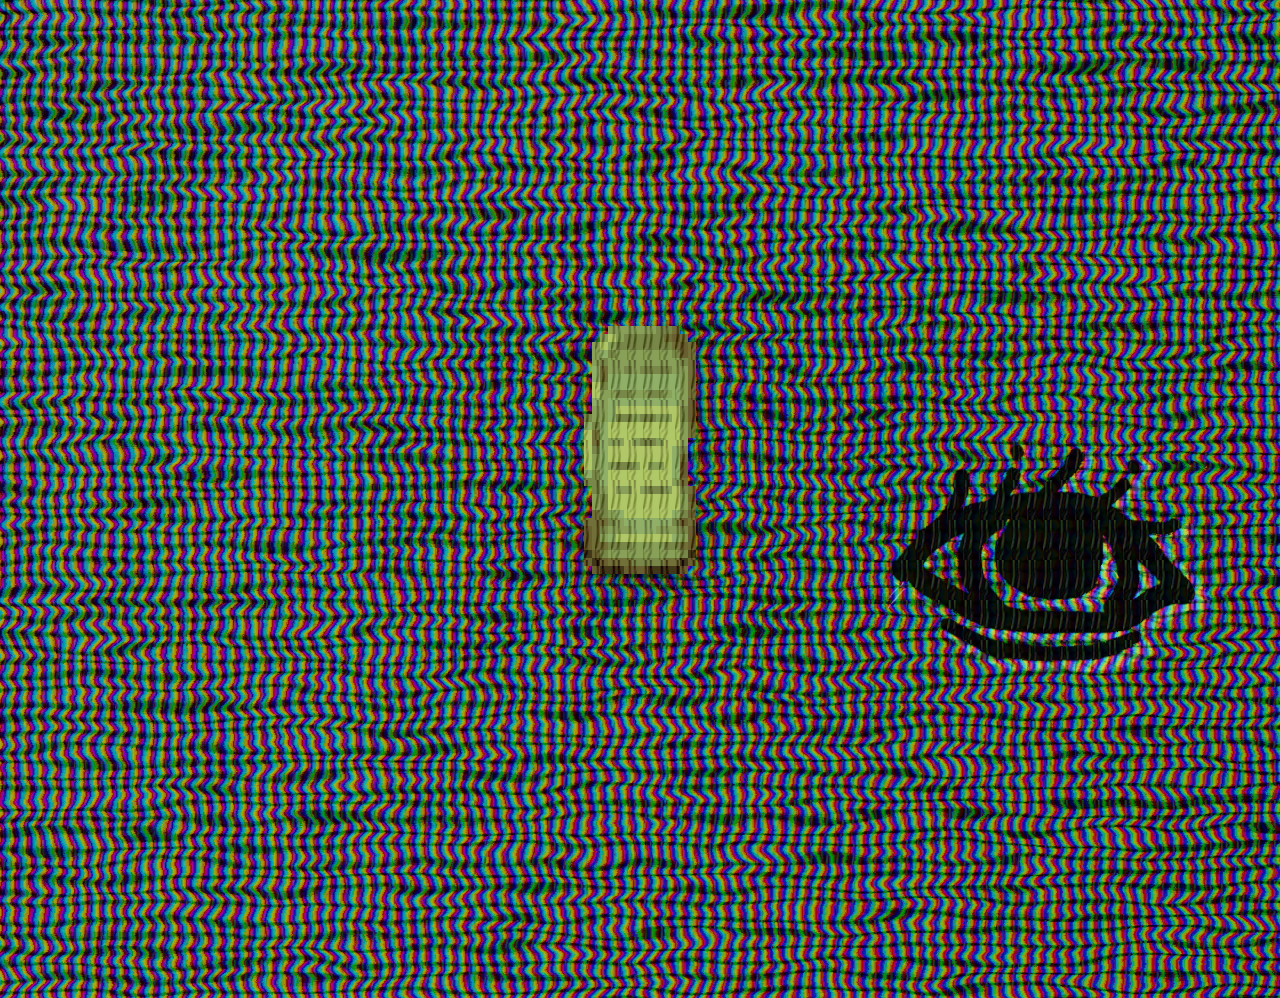
<file: index.html>
<!DOCTYPE html>
<html lang="en">
<head>
  <meta charset="utf-8" />
  <meta name="viewport" content="width=device-width,initial-scale=1" />
  <title>Enter the cat heaven</title>
  <link rel="stylesheet" href="styles.css">
</head>
<body>
  <img class="mist" src="index images/tilelol.gif" alt="" aria-hidden="true" />

  <img class="forest" src="index images/glass.jpg" alt="" aria-hidden="true" />

  <img class="vector-bg" src="index images/vector.svg" alt="" aria-hidden="true" />

  <a class="floating-center" href="site1/cat.html" aria-label="Go to next page" tabindex="0">
    <img src="index images/stone_sign2.gif" alt="Stone sign" />
  </a>
  <a class="eye" href="/gallery/gallery.html">
    <img src="index images/eye.png" alt="Eye" />
  </a>
  <svg width="0" height="0" aria-hidden="true" focusable="false">
    <filter id="eyeWave" x="-20%" y="-20%" width="140%" height="140%">
      <feTurbulence id="eyeTurb" type="fractalNoise" baseFrequency="0.01 0.02" numOctaves="2" seed="5" result="noise">
        <animate attributeName="baseFrequency"
                     dur="4s"
                     values="0.01 0.02;0.015 0.03;0.01 0.02"
                     repeatCount="indefinite"/>
      </feTurbulence>
      <feDisplacementMap in="SourceGraphic" in2="noise" scale="8" xChannelSelector="R" yChannelSelector="G">
        <animate attributeName="scale"
                     dur="4s"
                     values="8;12;8"
                     repeatCount="indefinite"/>
      </feDisplacementMap>
    </filter>
  </svg>
    <svg width="0" height="0" aria-hidden="true" focusable="false">
    <filter id="ForestWave" x="-20%" y="-20%" width="140%" height="140%">
      <feTurbulence id="eyeTurb" type="fractalNoise" baseFrequency="0.01 0.02" numOctaves="2" seed="5" result="noise">
        <animate attributeName="baseFrequency"
                     dur="2s"
                     values="0.012 0.08;0.02 0.11;0.012 0.08"
                     repeatCount="indefinite"/>
      </feTurbulence>
      <feDisplacementMap in="SourceGraphic" in2="noise" scale="8" xChannelSelector="R" yChannelSelector="G">
        <animate attributeName="scale"
                     dur="2s"
                     values="8;12;8"
                     repeatCount="indefinite"/>
      </feDisplacementMap>
    </filter>
  </svg>
  
  
  <iframe id="player" frameborder="0" allowfullscreen="" allow="accelerometer; autoplay; clipboard-write; encrypted-media; gyroscope; picture-in-picture; web-share" referrerpolicy="strict-origin-when-cross-origin" title="Wisp - Bon P'ont" width="0" height="0" src="https://www.youtube.com/embed/jGZGbmjkSN4?si=PWmV-fEzr9gDHJrh&amp;"></iframe>
  
</body>
</html>
</file>
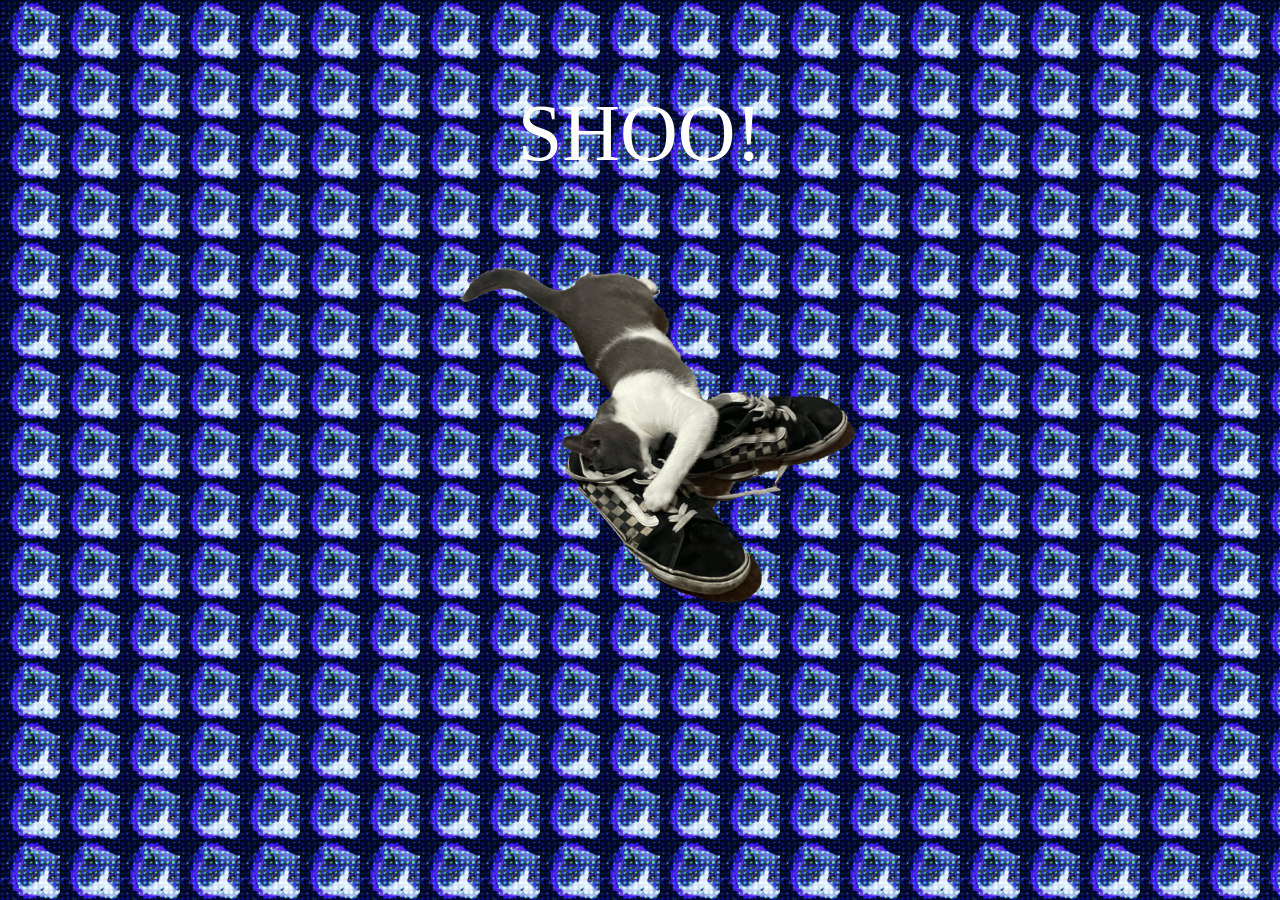
<file: site1/cat.html>
<!DOCTYPE html>
<html lang="en">
<head>
  <meta charset="utf-8" />
  <meta name="viewport" content="width=device-width,initial-scale=1" />
  <title>CATS!!!!!!!!!</title>
  <link rel="stylesheet" href="catcss.css">
</head>
<body>

  <audio autoplay loop>
  <source src="https://files.catbox.moe/il8ysa.mp3" type="audio/mpeg">
  </audio>

  <div class="mid">
    <p>SHOO!</p>
    <a href="/site2/wow.html">
      <img class="kaltsa" src="papoutsi.gif" alt="shoe" />
    </a>
    
  </div>
</body>
</html>
</file>
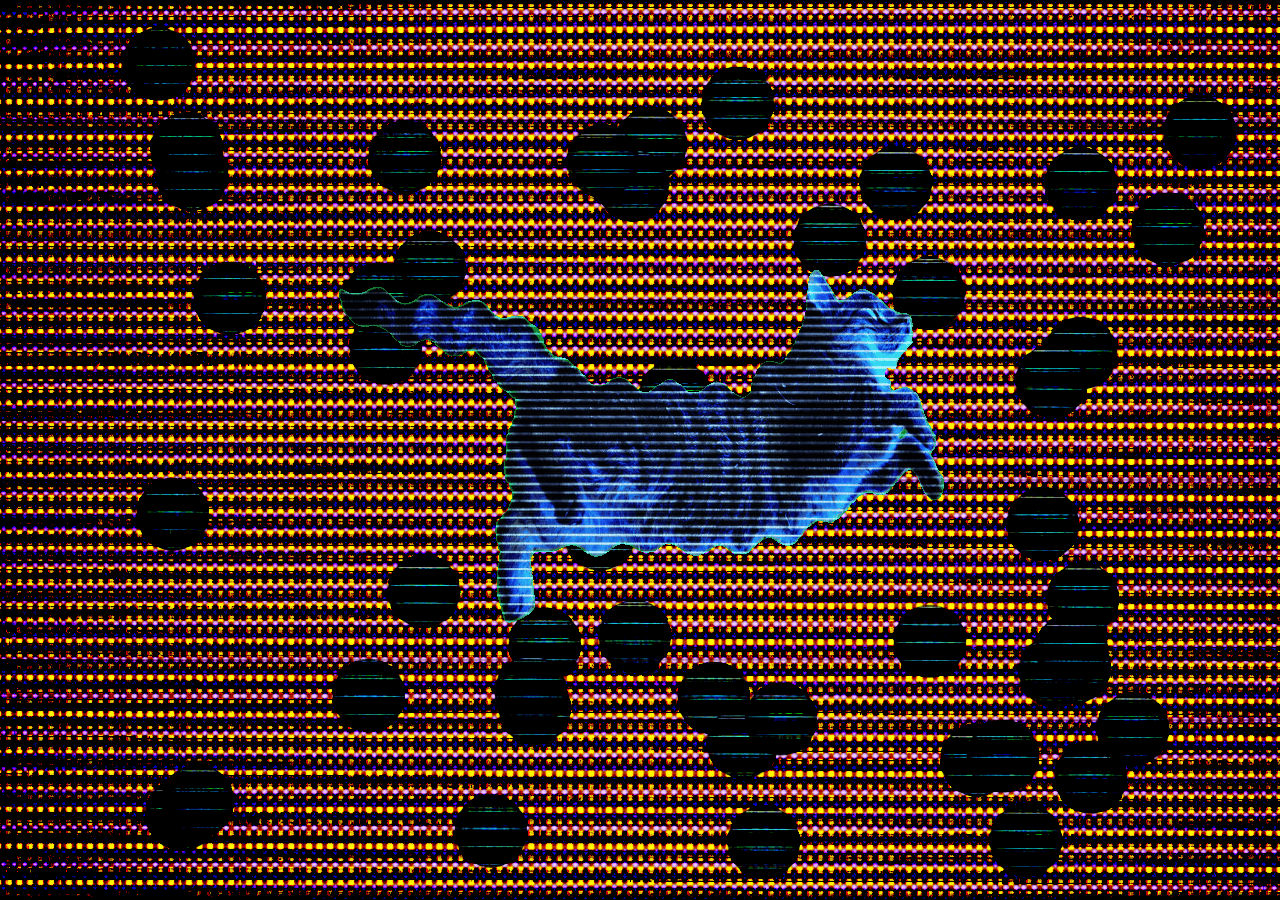
<file: site2/wow.html>
<!DOCTYPE html>
<html lang="en">
<head>
  <meta charset="utf-8" />
  <meta name="viewport" content="width=device-width,initial-scale=1" />
  <title>wow</title>


    <link rel="stylesheet" href="/site2/wow.css">
</head>
<body>
   <audio autoplay loop>
  <source src="https://files.catbox.moe/aafa45.mp3" type="audio/mpeg">
  </audio>


  <div id="container"></div>
<script>
const container = document.getElementById("container");
const IMG_SRC = "ball.gif";
const COUNT = 50;

function randomBetween(min, max) {
  return Math.random() * (max - min) + min;
}

function moveImage(img) {
  function animate() {
    img.style.left = randomBetween(0, window.innerWidth - 80) + "px";
    img.style.top = randomBetween(0, window.innerHeight - 80) + "px";

    const duration = randomBetween(2, 6);
    img.style.transition = duration + "s linear";

    setTimeout(animate, duration * 1000);
  }

  animate();
}

function spawnImages() {
  for (let i = 0; i < COUNT; i++) {
    const img = document.createElement("img");
    img.src = IMG_SRC;

    container.appendChild(img);
    moveImage(img);
  }
}

spawnImages();
</script>

<img src="overlay.avif" alt="" class="overlay">

<a href="/site3/beach.html">
  <img src="cat2.gif" alt="cat" class="cat-image">
</a>
  
</body>
</html>
</file>
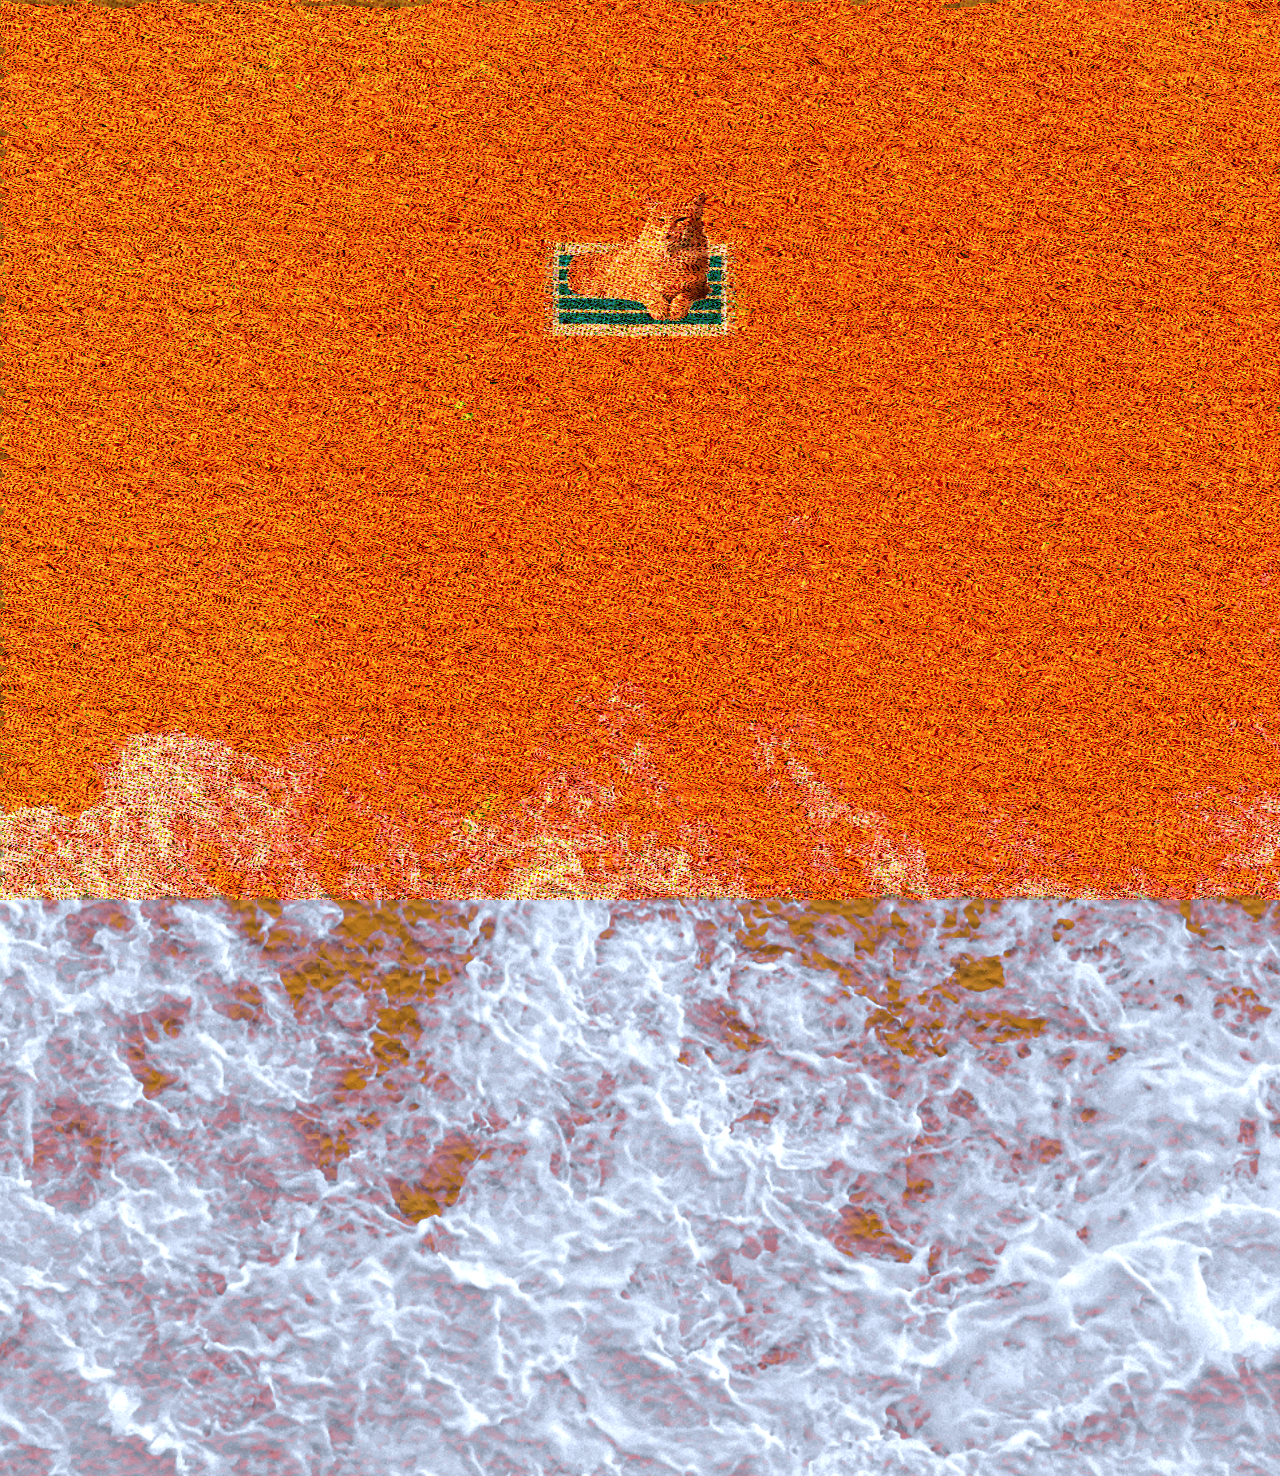
<file: site3/beach.html>
<!DOCTYPE html>
<html lang="en">
<head>
  <meta charset="utf-8" />
  <meta name="viewport" content="width=device-width,initial-scale=1" />
  <title>let's go to the beach-each</title>

    <meta charset="utf-8" />
    <meta name="viewport" content="width=device-width,initial-scale=1" />
    <title>bitch</title>

    <link rel="stylesheet" href="beach.css">
</head>
<body>


    <svg width="0" height="0" aria-hidden="true" focusable="false">
    <filter id="wave" x="0%" y="0%" width="100%" height="100%">
      <feTurbulence id="turb" type="fractalNoise" baseFrequency="0.012 0.08" numOctaves="2" seed="3" result="noise">
        <animate attributeName="baseFrequency"
                 dur="6s"
                 values="0.012 0.08;0.02 0.11;0.012 0.08"
                 repeatCount="indefinite"/>
      </feTurbulence>
      <feDisplacementMap in="SourceGraphic" in2="noise" scale="25" xChannelSelector="R" yChannelSelector="G">
        <animate attributeName="scale"
                 dur="6s"
                 values="25;35;25"
                 repeatCount="indefinite"/>
      </feDisplacementMap>
    </filter>
  </svg>

     <audio autoplay loop>
  <source src="https://files.catbox.moe/5ter2t.mp3" type="audio/mpeg">
  </audio>
<img class="ocean" src="ocn.gif" alt="Ocean" />
<img class="towel" src="towel.webp" alt="Towel" />
<img class="car" src="car.png" alt="car" />
<a href="/site4/space/space.html">
  <img class="car" src="car.png" alt="car" />
</a>
<img class="overlay" src="overl2.jpg" alt="overlay" />
<img class="water" src="overl.jpg" alt="water" />
</body>
</html>
</file>
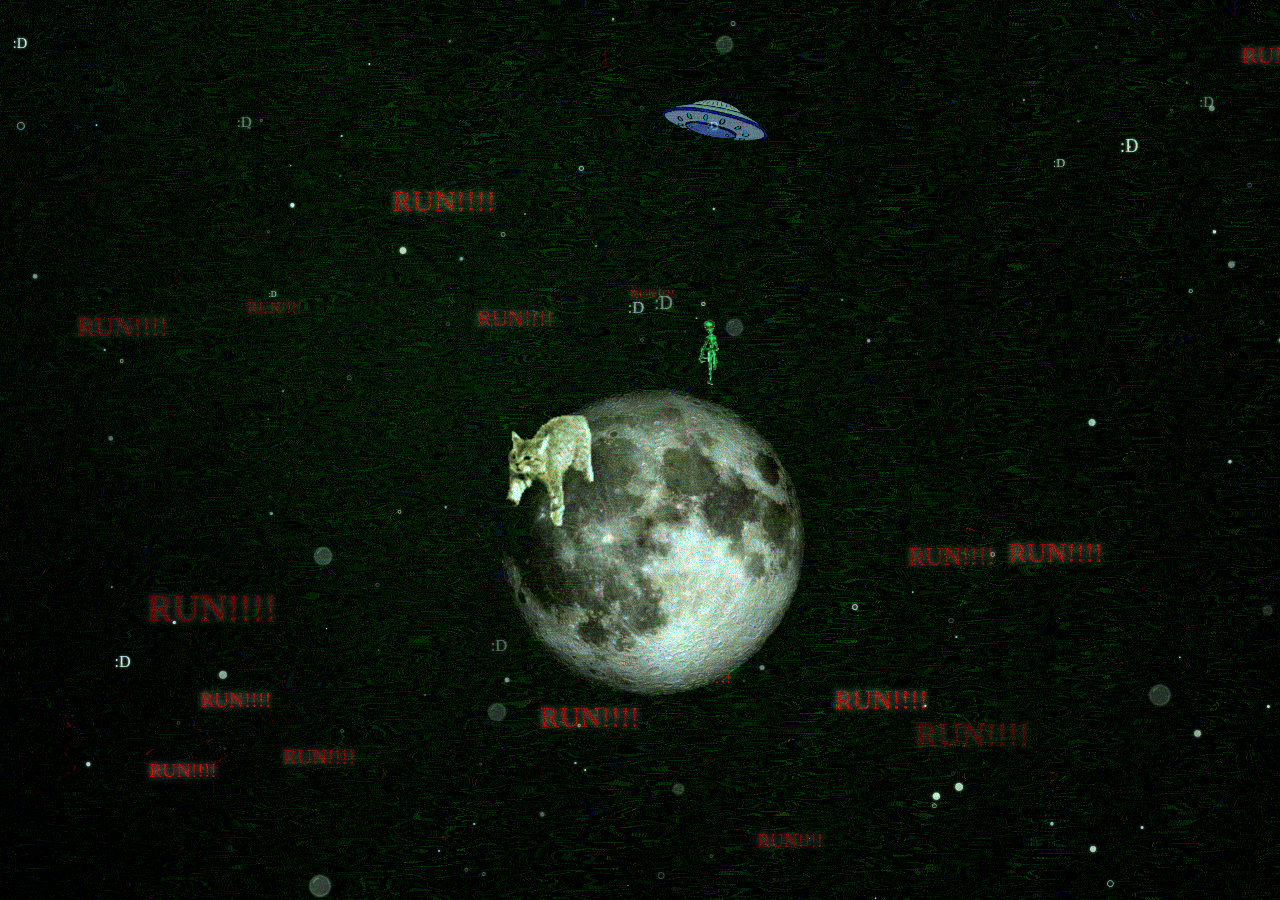
<file: site4/space.html>
<!DOCTYPE html>
<html lang="en">
<head>
  <meta charset="utf-8" />
  <meta name="viewport" content="width=device-width,initial-scale=1" />
  <title>oooooooooooooooooooooooooo</title>
  <link rel="stylesheet" href="/site4/space.css"/>
  <script src="space.js" defer></script>
     <audio autoplay loop>
  <source src="https://files.catbox.moe/frboif.mp3" type="audio/mpeg">
  </audio>
</head>
<body>
    <div>
      <a href="/index.html">
        <img class="kitty" src="RUN KITTY.gif" alt="" aria-hidden="true" />
      </a>
      <img class="alien" src="alien.gif" alt="" aria-hidden="true" />
      <img class="moon" src="moon.png" alt="" aria-hidden="true" />
      <img class="ufo" src="ufo.gif" alt="" aria-hidden="true" />
    </div>
    <img class="overlay" src="overl3.jpg" alt="overlay" />

    <svg width="0" height="0" aria-hidden="true" focusable="false">
    <filter id="wave" x="0%" y="0%" width="100%" height="100%">
      <feTurbulence id="turb" type="fractalNoise" baseFrequency="0.012 0.08" numOctaves="2" seed="3" result="noise">
        <animate attributeName="baseFrequency"
                 dur="2s"
                 values="0.012 0.08;0.02 0.11;0.012 0.08"
                 repeatCount="indefinite"/>
      </feTurbulence>
      <feDisplacementMap in="SourceGraphic" in2="noise" scale="180" xChannelSelector="R" yChannelSelector="G">
        <animate attributeName="scale"
                 dur="15s"
                 values="25;35;25"
                 repeatCount="indefinite"/>
      </feDisplacementMap>
    </filter>
  </svg>
</body>
</html>
</file>
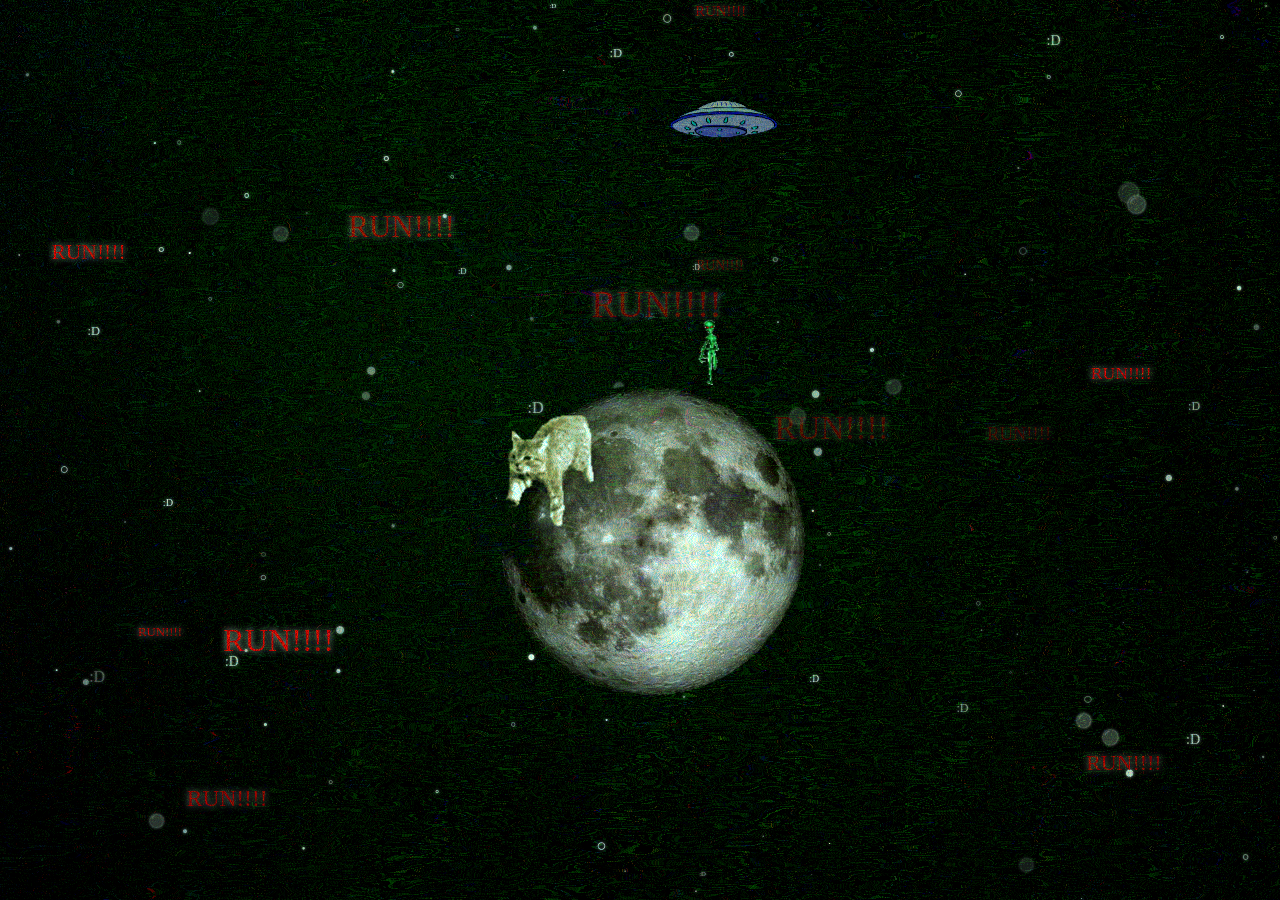
<file: site4/space/space.html>
<!DOCTYPE html>
<html lang="en">
<head>
  <meta charset="utf-8" />
  <meta name="viewport" content="width=device-width,initial-scale=1" />
  <title>oooooooooooooooooooooooooo</title>
  <link rel="stylesheet" href="/site4//space/space.css"/>
  <script src="space.js" defer></script>
     <audio autoplay loop>
  <source src="https://files.catbox.moe/frboif.mp3" type="audio/mpeg">
  </audio>
</head>
<body>
    <div>
      <a href="/site5/omg.html">
        <img class="kitty" src="RUN KITTY.gif" alt="" aria-hidden="true" />
      </a>
    
      <img class="alien" src="alien.gif" alt="" aria-hidden="true" />
      <img class="moon" src="moon.png" alt="" aria-hidden="true" />
      <a href="/../site4/spaceship/spaceship.html">
        <img class="ufo" src="ufo.gif" alt="" aria-hidden="true" />
      </a>
    </div>
    <img class="overlay" src="overl3.jpg" alt="overlay" />

    <svg width="0" height="0" aria-hidden="true" focusable="false">
    <filter id="wave" x="0%" y="0%" width="100%" height="100%">
      <feTurbulence id="turb" type="fractalNoise" baseFrequency="0.012 0.08" numOctaves="2" seed="3" result="noise">
        <animate attributeName="baseFrequency"
                 dur="2s"
                 values="0.012 0.08;0.02 0.11;0.012 0.08"
                 repeatCount="indefinite"/>
      </feTurbulence>
      <feDisplacementMap in="SourceGraphic" in2="noise" scale="180" xChannelSelector="R" yChannelSelector="G">
        <animate attributeName="scale"
                 dur="15s"
                 values="25;35;25"
                 repeatCount="indefinite"/>
      </feDisplacementMap>
    </filter>
  </svg>
</body>
</html>
</file>
<file: styles.css>
:root {
  --sign-max-width: 260px;
  --vector-size: 420px;
  --vector-scale: 1; /* 1 = 100% */
  --vector-rotation: 0deg;
}

html, body {
  height: 100%;
}

body {
  margin: 0;
  font-family: system-ui, -apple-system, "Segoe UI", Roboto, "Helvetica Neue", Arial;
  background-image: url("/index images/tilelol.gif");
  opacity: 1;
  mix-blend-mode: difference;
  -webkit-font-smoothing: antialiased;
  -moz-osx-font-smoothing: grayscale;
  overflow: hidden;
}


.forest{
    position: fixed;
    top: 0;
    left: 0;
    width: 100%;
    height: 100%;
    background: url('/index images/glass.jpg') repeat;
    filter: url(#ForestWave);
    scale: 2;
    background-size: cover;
    z-index: 1;
    mix-blend-mode: difference;
    opacity: 0.7;
}

.eye{
    position: fixed;
    bottom: 10%;
    left: 65%;
    scale: 0.8;
    width: 300px;
    height: auto;
    z-index: 2;
    filter: url(#eyeWave);;
    animation: floaty 5s ease-in-out infinite;
    opacity: 0.9;
    mix-blend-mode: hard-light;
}



.floating-center {
  position: fixed;
  top: 50%;
  left: 50%;
  transform: translate(-50%, -50%);
  z-index: 1000;
  display: inline-block;
  text-decoration: none;
  -webkit-tap-highlight-color: transparent;
  outline: none;
  border-radius: 10px;
  mix-blend-mode: normal ;
}

.floating-center:focus {
  box-shadow: 0 0 0 6px rgba(255,255,255,0.08);
}

.floating-center img {
  display: block;
  max-width: var(--sign-max-width);
  width: 100%;
  height: auto;
  cursor: pointer;
  border-radius: 8px;
  box-shadow: 0 10px 30px rgba(0,0,0,0.35);
  animation: floaty 4s ease-in-out infinite;
  transition: transform 0.18s ease, box-shadow 0.18s ease;
  will-change: transform;
  background: transparent;
}

.floating-center:hover img,
.floating-center:focus img {
  transform: translateY(-8px) scale(1.03);
}

@keyframes floaty {
  0%   { transform: translateY(-6px); }
  50%  { transform: translateY(6px); }
  100% { transform: translateY(-6px); }
}

@keyframes spin {
  from { transform: translate(-50%, -50%) rotate(0deg); }
  to   { transform: translate(-50%, -50%) rotate(360deg); }
}

@media (max-width: 420px) {
  :root {
    --sign-max-width: 180px;
    --vector-size: 260px;
    --vector-scale: 5;
  }
}

@media (min-width: 420px) {
  :root {
    --vector-scale: clamp(0.8, 6vw, 1.2);
  }
}
</file>
<file: site1/catcss.css>
:root {
  --tile-size: 60px;
  --sign-max-width: 260px;
  --vector-size: 420px;
  --vector-scale: 1;
  --vector-rotation: 0deg;
}

/* hide audio element */
audio { display: none; }

html, body { height: 100%; margin: 0; }
body {
  background-color: #000;
  background-image: url('../site1/bg.gif');
  background-repeat: repeat;
  background-position: 0 0;
  background-size: var(--tile-size);
  min-height: 100vh;
  overflow:hidden;
}

.mid {
/*position*/
  top: 0;
  left: 0;
  width: 100vw;
  height: 100vh;
  position:fixed;
 
  /*flexbox*/
  display:flex;
  justify-content: center;
  align-items: center;
  flex-direction: column;
  z-index: 9999;
}

.kaltsa{
  /*prevent image from bursting out of screen when zooming in*/
  max-width: 90vw;
  max-height: 80vh;

  /*original aspect ratio*/
  object-fit: contain;
}

p{
  color:white;
  font-size: 80px;
  margin: 0 0 -90px;
}
</file>
<file: site2/wow.css>
:root {
  --tile-size: 60px;
  --sign-max-width: 260px;
  --vector-size: 420px;
  --vector-scale: 1;
  --vector-rotation: 0deg;
}

/* hide audio element */
audio { display: none; }

html, body { height: 100%; margin: 0; }
body {
  background-color: #9e0d0d;
  background-image: url('/site2/bg.gif');
  background-repeat: repeat;
  background-position: 0 0;
  background-size: var(--tile-size);
  min-height: 100vh;
  overflow: hidden; 
}


#container img {
  position: absolute;
  width: 80px; /* or whatever size you want */
  opacity: 0.8;
  pointer-events: none; /* prevent accidental clicks */
}

img.cat-image {
  position: fixed;
  top: 50%;
  left: 50%;
  transform: translate(-50%, -50%);
}

.overlay{
  position: fixed;
  top: 0;
  left: 0;
  width: 100%;
  height: 100%;
  pointer-events: none;
  mix-blend-mode: color-burn;
}
</file>
<file: site3/beach.css>
body {
  background-color: #000;
  background-image: url('/site3/sand.gif');
  background-repeat: repeat;
  background-position: 0 0;
  background-size: var(--tile-size);
  min-height: 100vh;
  overflow: hidden;
}

.water {
  position: fixed;
  inset: 0;                 
  width: 110%;
  height: 100vh;
  object-fit: cover;       
  mix-blend-mode: overlay;
  opacity: 90%;
  filter: url(#wave) saturate(100%) sepia(0.3) hue-rotate(150deg) brightness(1.2) contrast(1.5);
  animation: drift 14s ease-in-out infinite;
  will-change: filter, transform;
  pointer-events: none;

}

@keyframes drift {
  0%   { transform: translateX(0); }
  50%  { transform: translateX(-2%); }
  100% { transform: translateX(0); }
}

.water {
  animation: drift 14s ease-in-out infinite;
}

.ocean {
      position: absolute;
      bottom: 0;
      left: 50%;
      transform: translateX(-50%) translateY(60%);
      width: 100%; /* adjust as needed */
      mix-blend-mode: lighten;
      filter: saturate(0%) sepia(0.3) hue-rotate(180deg) brightness(0.9) contrast(1.9);
    }


    
.towel{
        position: absolute;
        scale: 1;
        top: 50%;
        left: 50%;
        transform: translate(-50%, -200%);
        width: 200px; /* adjust size as needed */
        mix-blend-mode: normal;
}

.car {
      position: absolute;
      top: 50%;
      left: 50%;
      transform: translate(-50%, -200%);
      width: 150px; /* adjust size as needed */
      mix-blend-mode: normal;
    }

.overlay{
      position: fixed;
      top: 0;
      left: 0;
      width: 100%;
      height: 100%;
      mix-blend-mode: multiply;
      opacity: 0.8;
      pointer-events: none;  /* allow clicks through */
}
</file>
<file: site4/space.css>
body {
    background-color: black;
    margin: 0;
    overflow: hidden;
    position: relative;
    min-height: 100vh;
}

.star {
    position: fixed;
    color: white;
    pointer-events: none;
    user-select: none;
    animation: twinkle 0.32s ease-in-out infinite;
    text-shadow: 0 0 3px rgba(255,255,255,0.8);
}

.ufo{
    position: fixed;
    bottom: 70%;
    left: 50%;
    scale: 0.5;
    transform: translateX(-50%);
    width: 300px;
    height: auto;
    animation: floaty 4s ease-in-out infinite;
    z-index: 1001;
    filter: brightness(1.2) contrast(2);
    opacity: 0.6;
    
}

/* Container to apply shadow fall-back to entire scene */
.scene-container {
    position: fixed;
    inset: 0;
    animation: sceneFall 4s ease-in-out infinite;
    transform-origin: center center;
}

.kitty {
    position: fixed;
    bottom: 35%;
    left: 42%;
    transform: translateX(-160px); /* offset from center */
    scale: 1.2;
    z-index: 1001;
    animation: kittyscale 4s ease-in-out infinite;
    filter: brightness(1.2) contrast(2);
}

.alien {
    position: fixed;
    bottom: 47%;
    left: 48%;
    transform: translateX(80px); /* offset to right of center */
    scale: 0.3;
    z-index: 1001;
    animation: alienscale 4s ease-in-out infinite;
    filter: brightness(1.2) contrast(2);

}

.moon {
    position: fixed;
    bottom: 20%;
    left: 50%;
    transform: translateX(-50%) rotate(0deg);
    width: 360px;
    height: auto;
    animation: moonSpin 2s linear infinite;
    scale:0.95;
    z-index: 1;
    perspective: 500px;
    transform-style: preserve-3d;
    filter: brightness(0.8) contrast(2);
    
}

@keyframes alienscale {
    0%, 100%{scale:0.3 ;}
    50%{scale:0.5 ;}
}

@keyframes kittyscale {
    0%, 100%{scale:1 ;}
    50%{scale:1.2 ;}
}

@keyframes moonscale{
    0%, 100%{scale: 1 ;}
    50% {scale:1.05 ;}
}

@keyframes moonSpin {
    from { transform: translateX(-50%) rotateX(15deg) rotateZ(0deg); }
    to { transform: translateX(-50%) rotateX(15deg) rotateZ(360deg); }
}


@keyframes twinkle {
    0%, 100% { opacity: 0.3; }
    50% { opacity: 1; }
}

.overlay{
  position: fixed;
  inset: 0;
  width: 100%;
  height: 100%;
  object-fit: cover;
  transform: scale(1.2);            /* instead of scale: */
  mix-blend-mode: hard-light;  
  opacity: 1;                     /* slight transparency can reveal effect */
  z-index: 2000;                    /* above moon/alien/kitty */
  pointer-events: none;
  filter: url(#wave);
}
</file>
<file: site4/space/space.css>
body {
    background-color: black;
    margin: 0;
    overflow: hidden;
    position: relative;
    min-height: 100vh;
}

.star {
    position: fixed;
    color: white;
    pointer-events: none;
    user-select: none;
    animation: twinkle 0.32s ease-in-out infinite;
    text-shadow: 0 0 3px rgba(255,255,255,0.8);
}

.ufo{
    position: fixed;
    bottom: 70%;
    left: 50%;
    scale: 0.5;
    transform: translateX(-50%);
    width: 300px;
    height: auto;
    animation: floaty 4s ease-in-out infinite;
    z-index: 1001;
    filter: brightness(1.2) contrast(2);
    opacity: 0.6;
    
}

/* Container to apply shadow fall-back to entire scene */
.scene-container {
    position: fixed;
    inset: 0;
    animation: sceneFall 4s ease-in-out infinite;
    transform-origin: center center;
}

.kitty {
    position: fixed;
    bottom: 35%;
    left: 42%;
    transform: translateX(-160px); /* offset from center */
    scale: 1.2;
    z-index: 1001;
    animation: kittyscale 4s ease-in-out infinite;
    filter: brightness(1.2) contrast(2);
}

.alien {
    position: fixed;
    bottom: 47%;
    left: 48%;
    transform: translateX(80px); /* offset to right of center */
    scale: 0.3;
    z-index: 1001;
    animation: alienscale 4s ease-in-out infinite;
    filter: brightness(1.2) contrast(2);

}

.moon {
    position: fixed;
    bottom: 20%;
    left: 50%;
    transform: translateX(-50%) rotate(0deg);
    width: 360px;
    height: auto;
    animation: moonSpin 2s linear infinite;
    scale:0.95;
    z-index: 1;
    perspective: 500px;
    transform-style: preserve-3d;
    filter: brightness(0.8) contrast(2);
    
}

@keyframes alienscale {
    0%, 100%{scale:0.3 ;}
    50%{scale:0.5 ;}
}

@keyframes kittyscale {
    0%, 100%{scale:1 ;}
    50%{scale:1.2 ;}
}

@keyframes moonscale{
    0%, 100%{scale: 1 ;}
    50% {scale:1.05 ;}
}

@keyframes moonSpin {
    from { transform: translateX(-50%) rotateX(15deg) rotateZ(0deg); }
    to { transform: translateX(-50%) rotateX(15deg) rotateZ(360deg); }
}


@keyframes twinkle {
    0%, 100% { opacity: 0.3; }
    50% { opacity: 1; }
}

.overlay{
  position: fixed;
  inset: 0;
  width: 100%;
  height: 100%;
  object-fit: cover;
  transform: scale(1.2);            /* instead of scale: */
  mix-blend-mode: hard-light;  
  opacity: 1;                     /* slight transparency can reveal effect */
  z-index: 2000;                    /* above moon/alien/kitty */
  pointer-events: none;
  filter: url(#wave);
}
</file>
